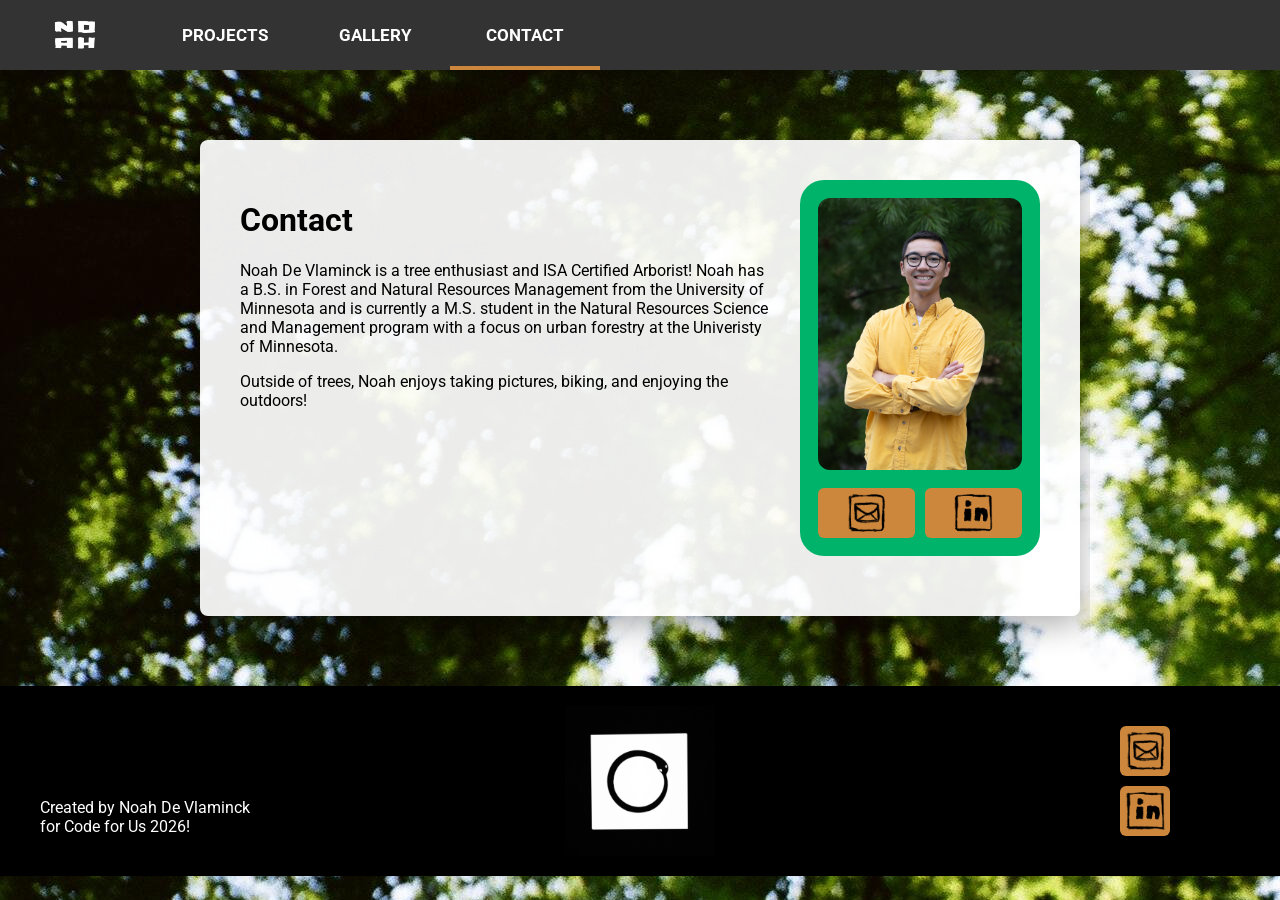
<file: contact.html>
<!DOCTYPE html>
<html>
<head>
    <title>treeees</title>
    <link rel="stylesheet" href="basicstyles.css">
    <link rel="stylesheet" href="https://fonts.googleapis.com/css?family=Roboto">
    <link rel="icon" type="image/svg+xml" href="logowhite.svg">
    <link rel="preload" as="image" href="canopy.jpg" fetchpriority="high">
    <link rel="preconnect" href="https://treetrustmn.maps.arcgis.com">
    <link rel="dns-prefetch" href="https://treetrustmn.maps.arcgis.com">
    <meta name="viewport" content="width=device-width, initial-scale=1.0">
           <meta property="og:title" content="treeees">
        <meta property="og:image" content="https://de-vlaminck.github.io/treeees/canopy.jpg">
        <meta property="og:url" content="https://de-vlaminck.github.io/treeees/home.html">
        <meta property="og:type" content="website">
    <script type="speculationrules">
    {
        "prerender": [
            {
            "source": "list",
            "urls": ["/projects.html"]
            }
        ]
    }
    </script>

    <style>
    body {
    font-family: "Roboto", sans-serif;
    }

    aside{
        width: 10em;
    }

    #sidebuttons {
        display: flex;
        gap: 10px;
        width: 100%;
        margin-top: .75em;
    }

    #sidebuttons button{
        flex: 1;
    }
    </style>
</head>
    <!--everything in body will appear on the website-->
    <body>
        <header>
        <nav>
        <ul>
        <li><a href="home.html" class="logo-link"><img src="logowhite.svg" alt="Home Logo"></a></li>
        <li><a href="projects.html">PROJECTS</a></li>
        <li><a href="gallery.html">GALLERY</a></li>
        <li class="active"><a href="contact.html">CONTACT</a></li>
        </ul>
        </nav>
        </header>
        <div id="container">
            <div class="content">
                <aside>
                    <img src="noah.jpg" alt="Noah">
                    <div id="sidebuttons">
                        <button class="pad" onclick= 'location.href="mailto:devla006@umn.edu"'><img src="mail.svg"></button>
                        <button class="pad" onclick= 'window.open("https://www.linkedin.com/in/noah-de-vlaminck/", "_blank")'><img src="linkedin.svg"></button>
                    </div>
                </aside>
                <h1>Contact</h1>
                    <p>Noah De Vlaminck is a tree enthusiast and ISA Certified Arborist! Noah has a B.S. in Forest and Natural Resources Management from the University of Minnesota and is currently a M.S. student in the Natural Resources Science and Management program with a focus on urban forestry at the Univeristy of Minnesota.
                    </p>
                    <p>Outside of trees, Noah enjoys taking pictures, biking, and enjoying the outdoors!
                    </p>
            </div>
        </div>

       <footer>
<div class="footer-content">
    <p>Created by Noah De Vlaminck<br>for Code for Us 2026!</p>
</div>

<div class="ouro">
    <img src="ouro.gif" style="width: 100%; height: auto; display: block;">
</div>

<div class="footer-content right-side">
    <div id="buttonholder">
        <div id="footer-buttons">
            <button class="footerbutt" onclick= 'location.href="mailto:devla006@umn.edu"'><img src="mail.svg"></button>
            <button class="footerbutt" onclick= 'window.open("https://www.linkedin.com/in/noah-de-vlaminck/", "_blank")'><img src="linkedin.svg"></button>
        </div>
    </div>
</div>
</footer> 
    </body>

</html>
</file>
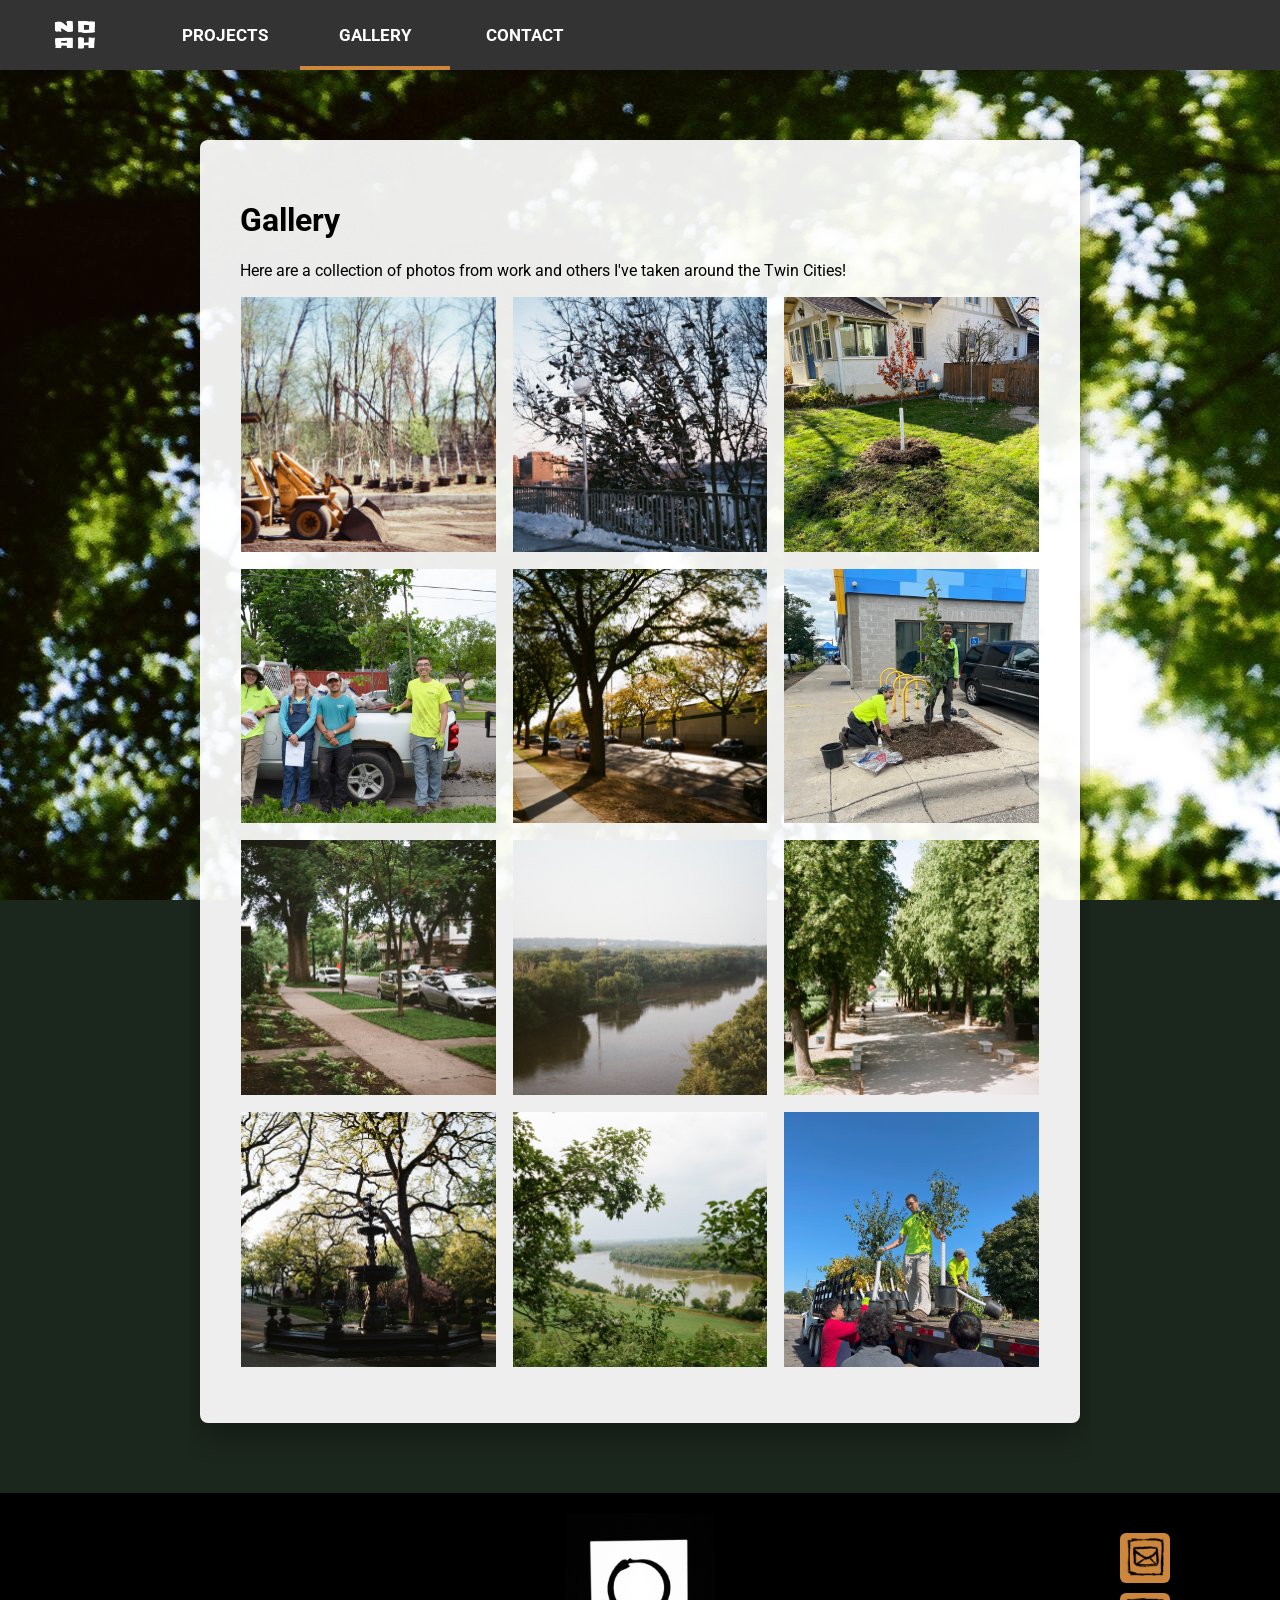
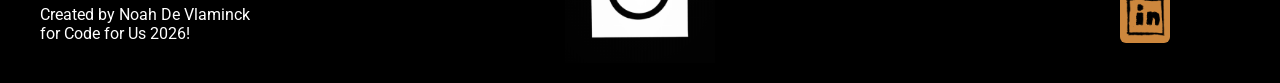
<file: gallery.html>
<!doctype html>
<html>
    <head>
        <title>treeees</title>
        <link rel="stylesheet" href="basicstyles.css">
        <link rel="stylesheet" href="https://fonts.googleapis.com/css?family=Roboto">
        <link rel="icon" type="image/svg+xml" href="logowhite.svg">
        <link rel="preload" as="image" href="canopy.jpg" fetchpriority="high">
        <link rel="preconnect" href="https://treetrustmn.maps.arcgis.com">
        <link rel="dns-prefetch" href="https://treetrustmn.maps.arcgis.com">
        <meta name="viewport" content="width=device-width, initial-scale=1.0">
               <meta property="og:title" content="treeees">
        <meta property="og:image" content="https://de-vlaminck.github.io/treeees/canopy.jpg">
        <meta property="og:url" content="https://de-vlaminck.github.io/treeees/home.html">
        <meta property="og:type" content="website">
        <script type="speculationrules">
        {
            "prerender": [
                {
                "source": "list",
                "urls": ["/projects.html"]
                }
            ]
        }
        </script>

       <style>
        body {
            font-family: "Roboto", sans-serif;
        }

        .row {
            display: grid;

            grid-template-columns: repeat(auto-fit, minmax(220px, 1fr));
            gap: 15px;
        }

        .column {
            width: 100%;
            aspect-ratio: 1 / 1; 
            box-sizing: border-box;
        }

        .column img {
            opacity: 1;
            cursor: pointer;
            width: 100%;
            height: 100%;
            display: block;
            object-fit: cover; 
            border: 1px solid transparent; 
        }

        .column img:hover {
            opacity: 0.8;
	        transform: scale(1.05);
        }

        .row::after {
            content: "";
            display: table;
            clear: both;
        }

        .gallerycontainer {
            position: fixed;
            top: 0;
            left: 0;
            width: 100vw;
            height: 100vh;
            background: rgba(0, 0, 0, 0.9); 
            display: none;
            justify-content: center;
            align-items: center;
            z-index: 1000; 
        }

        #expandedImg {
            max-width: 90vw;
            max-height: 90vh;
            object-fit: contain; 
        }

        #imgtext {
            position: absolute;
            bottom: 30px;
            left: 50%;
            transform: translateX(-50%);
            color: white;
            font-size: 20px;
            background: rgba(0, 0, 0, 0.6);
            padding: 8px 16px;
            border-radius: 4px;
        }

        .closebtn {
            position: absolute;
            top: 20px;
            right: 30px;
            color: white;
            font-size: 45px;
            cursor: pointer;
            background: none;
            border: none;
        }

        .closebtn:hover {
            color: #ccc;
        }
        </style>
    </head>

<body>
    <header>
    <nav>
        <ul>
        <li><a href="home.html" class="logo-link"><img src="logowhite.svg" alt="Home Logo"></a></li>
        <li><a href="projects.html">PROJECTS</a></li>
        <li class="active"><a href="gallery.html">GALLERY</a></li>
        <li><a href="contact.html">CONTACT</a></li>
        </ul>
    </nav>
    </header>
<div id="container">
    <div class="content">
        <h1>Gallery</h1>
        <p>Here are a collection of photos from work and others I've taken around the Twin Cities!</p>
        <div class="row">
            <div class="column">
            <img src="gravel.jpg" alt="Trees in our gravel bed" onclick="myFunction(this);">
            </div>

            <div class="column">
            <img src="shoe.jpg" alt="The Shoe Tree!" onclick="myFunction(this);">
            </div>          

            <div class="column">
            <img src="tree.jpg" alt="Free tree in its new home!" onclick="myFunction(this);">
            </div>

            <div class="column">
            <img src="36 art.jpg" alt="Community tree planting!" onclick="myFunction(this);">
            </div>

            <div class="column">
            <img src="stp.jpg" alt="Boulevard in St Paul" onclick="myFunction(this);">
            </div>

            <div class="column">
            <img src="north.jpg" alt="Free trees at businesses in North Minneapolis" onclick="myFunction(this);">
            </div>  

            <div class="column">
            <img src="blvd.jpg" alt="Boulevard in Minneapolis!" onclick="myFunction(this);">
            </div>

            <div class="column">
            <img src="river.jpg" alt="Minnesota River" onclick="myFunction(this);">
            </div>

            <div class="column">
            <img src="walker.jpg" alt="The Walker Sculpture Garden" onclick="myFunction(this);">
            </div>

            <div class="column">
            <img src="fountain.jpg" alt="Irvine Park in St Paul" onclick="myFunction(this);">
            </div>

            <div class="column">
            <img src="miss.jpg" alt="Missouri River" onclick="myFunction(this);">
            </div>

            <div class="column">
            <img src="noah2.jpg" alt="Trees for residents!" onclick="myFunction(this);">
            </div>
        </div>
    </div>
</div>


<!-- fullscreen expanding image  -->
<div class="gallerycontainer">
    <!-- Close the image -->
    <span onclick="this.parentElement.style.display='none'" class="closebtn">&times;</span>

    <img id="expandedImg">

    <div id="imgtext"></div>
</div>
    <script>
    function myFunction(imgs) {
    var expandImg = document.getElementById("expandedImg");
    var imgText = document.getElementById("imgtext");
    expandImg.src = imgs.src;
    imgText.innerHTML = imgs.alt;
    
    expandImg.parentElement.style.display = "flex";
    }
    </script>
<footer>
    <div class="footer-content">
        <p>Created by Noah De Vlaminck<br>for Code for Us 2026!</p>
    </div>

    <div class="ouro">
        <img src="ouro.gif" style="width: 100%; height: auto; display: block;">
    </div>

    <div class="footer-content right-side">
        <div id="buttonholder">
        <div id="footer-buttons">
            <button class="footerbutt" onclick= 'location.href="mailto:devla006@umn.edu"'><img src="mail.svg"></button>
            <button class="footerbutt" onclick= 'window.open("https://www.linkedin.com/in/noah-de-vlaminck/", "_blank")'><img src="linkedin.svg"></button>
        </div>
        </div>
    </div>
</footer>
</body>

</html>
</file>
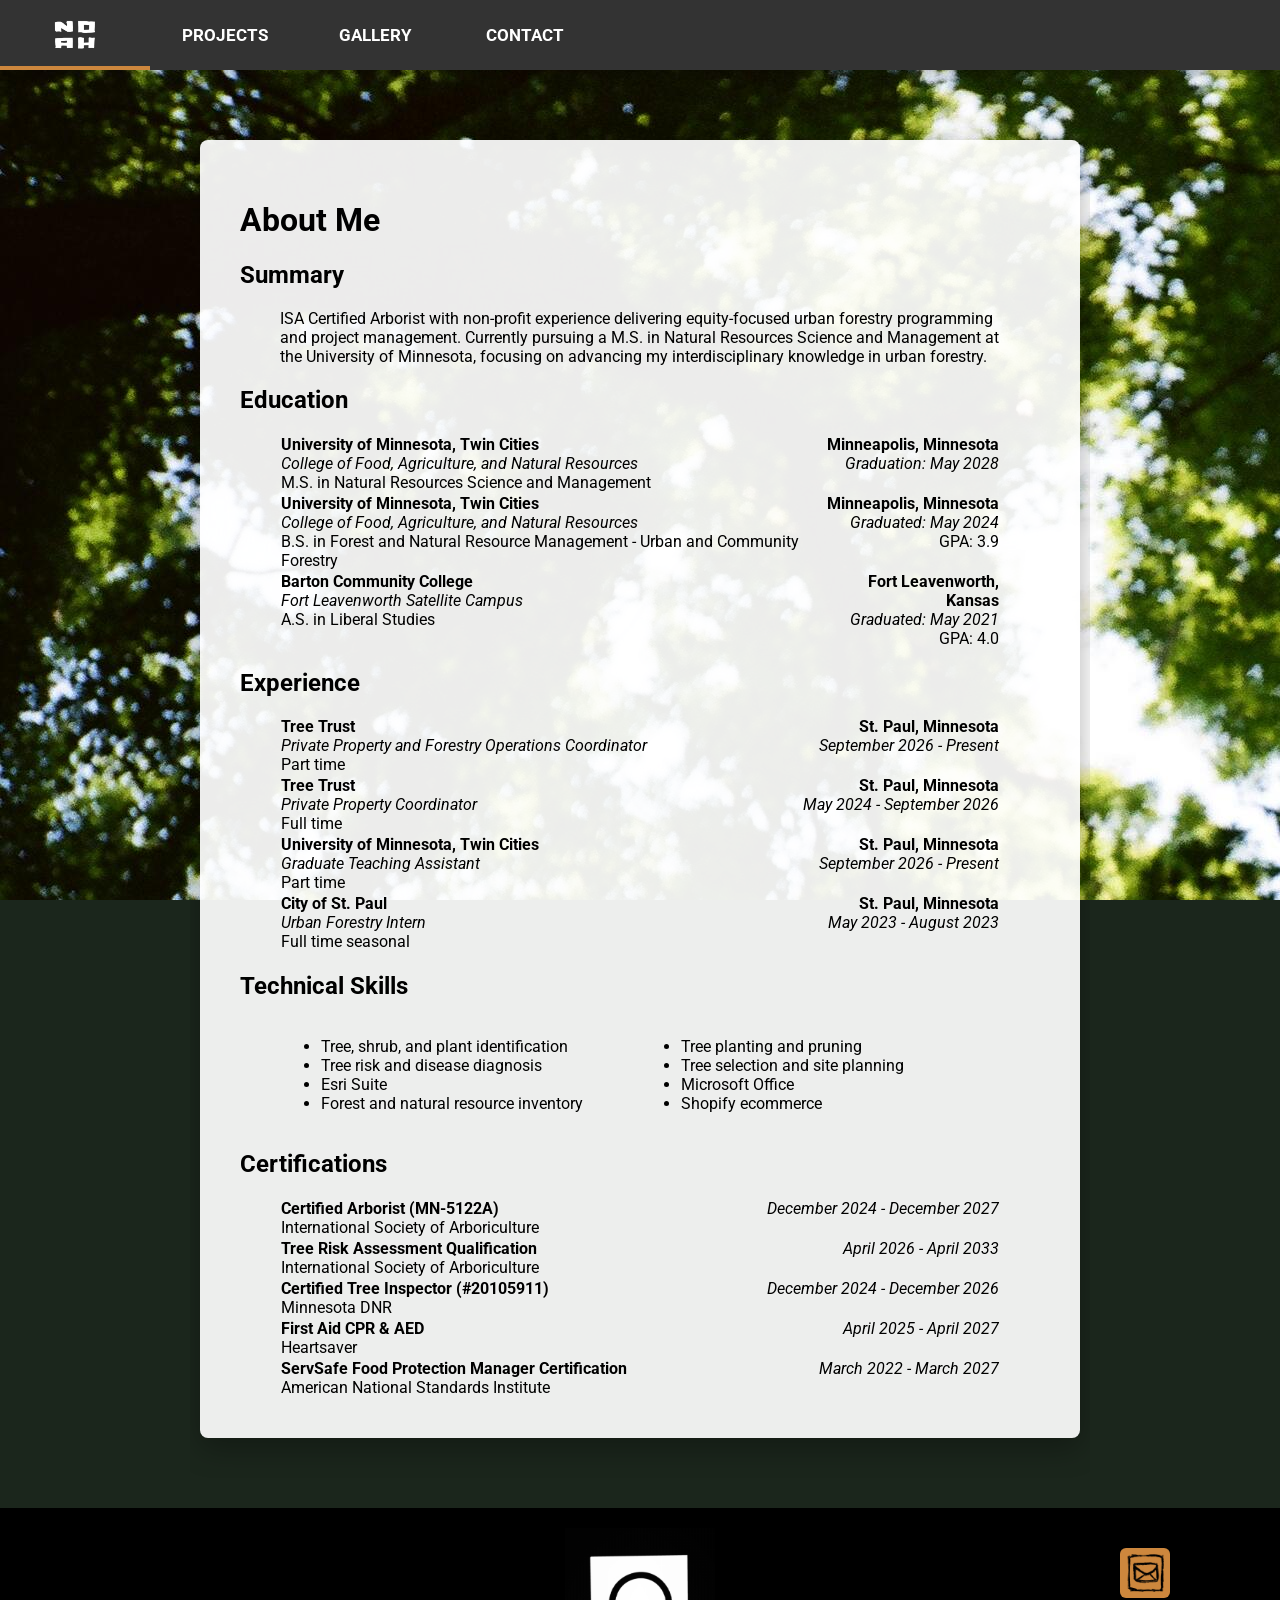
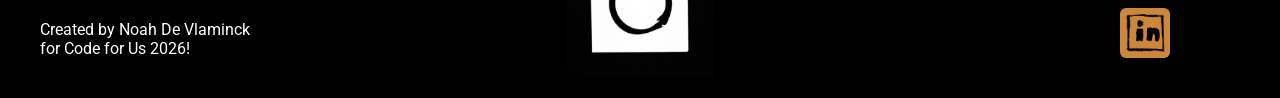
<file: home.html>
<!DOCTYPE html>
<html>
    <head>
        <title>treeees</title>
        <link rel="stylesheet" href="basicstyles.css">
        <link rel="stylesheet" href="https://fonts.googleapis.com/css?family=Roboto">
        <link rel="icon" type="image/svg+xml" href="logowhite.svg">
        <link rel="preload" as="image" href="canopy.jpg" fetchpriority="high">
        <link rel="preconnect" href="https://treetrustmn.maps.arcgis.com">
        <link rel="dns-prefetch" href="https://treetrustmn.maps.arcgis.com">
        <meta name="viewport" content="width=device-width, initial-scale=1.0">
        <meta property="og:title" content="treeees">
        <meta property="og:image" content="https://de-vlaminck.github.io/treeees/canopy.jpg">
        <meta property="og:url" content="https://de-vlaminck.github.io/treeees/home.html">
        <meta property="og:type" content="website">

        <script type="speculationrules">
        {
            "prerender": [
                {
                "source": "list",
                "urls": ["/projects.html"]
                }
            ]
        }
        </script>
        <style>
            body {
            font-family: "Roboto", sans-serif;
            }
            .doublebullet tbody {
                width: 90%;
            }
            .doublebullet tbody td {
                width: 50%;
            }
            .doublebullet tbody td li{
                text-align: left;
            }

        </style>
    </head>
    <body>
        <header>
        <nav>
            <ul>
            <li class="active"><a href="home.html" class="logo-link"><img src="logowhite.svg" alt="Home Logo"></a></li>
            <li><a href="projects.html">PROJECTS</a></li>
            <li><a href="gallery.html">GALLERY</a></li>
            <li><a href="contact.html">CONTACT</a></li>
            </ul>
        </nav>
        </header>
        <div id="container">
            <div class="content">

            <h1>About Me</h1>
            <h2>Summary</h2>
                <div id="summary" style="width: 90%; margin: 0 auto;">
                <p>ISA Certified Arborist with non-profit experience delivering equity-focused urban forestry programming and project management. Currently pursuing a M.S. in Natural Resources Science and Management at the University of Minnesota, focusing on advancing my interdisciplinary knowledge in urban forestry.</p>
                </div>
            <h2>Education</h2>
            <table>
                <tbody>
                    <tr>
                    <td><strong>University of Minnesota, Twin Cities</strong><br><i>College of Food, Agriculture, and Natural Resources</i><br>M.S. in Natural Resources Science and Management</td><td><strong>Minneapolis, Minnesota</strong><br><i>Graduation: May 2028</i><br>&ZeroWidthSpace;</td>
                    </tr>
                    <tr>
                    <td><strong>University of Minnesota, Twin Cities</strong><br><i>College of Food, Agriculture, and Natural Resources</i><br>B.S. in Forest and Natural Resource Management - Urban and Community Forestry</td><td><strong>Minneapolis, Minnesota</strong><br><i>Graduated: May 2024</i><br>GPA: 3.9</td>
                    </tr>
                    <tr>
                    <td><strong>Barton Community College</strong><br><i>Fort Leavenworth Satellite Campus</i><br>A.S. in Liberal Studies</td><td><strong>Fort Leavenworth, Kansas</strong><br><i>Graduated: May 2021</i><br>GPA: 4.0</td>
                    </tr>
                </tbody>
            </table>
            
            <h2>Experience</h2>
            <table>
                <tbody>
                    <tr>
                        <td>
                            <strong>Tree Trust</strong><br>
                            <i>Private Property and Forestry Operations Coordinator</i><br>
                            Part time
                        </td>
                        <td>
                            <strong>St. Paul, Minnesota</strong><br>
                            <i>September 2026 - Present</i><br>
                            &ZeroWidthSpace;
                        </td>
                    </tr>
                    <tr>
                        <td>
                            <strong>Tree Trust</strong><br>
                            <i>Private Property Coordinator</i><br>
                            Full time
                        </td>
                        <td>
                            <strong>St. Paul, Minnesota</strong><br>
                            <i>May 2024 - September 2026</i><br>
                            &ZeroWidthSpace;
                        </td>
                    </tr>
                    <tr>
                        <td>
                            <strong>University of Minnesota, Twin Cities</strong><br>
                            <i>Graduate Teaching Assistant</i><br>
                            Part time
                        </td>
                        <td>
                            <strong>St. Paul, Minnesota</strong><br>
                            <i>September 2026 - Present</i><br>
                            &ZeroWidthSpace;
                        </td>
                    </tr>
                    <tr>
                        <td>
                            <strong>City of St. Paul</strong><br>
                            <i>Urban Forestry Intern</i><br>
                            Full time seasonal
                        </td>
                        <td>
                            <strong>St. Paul, Minnesota</strong><br>
                            <i>May 2023 - August 2023</i><br>
                            &ZeroWidthSpace;
                        </td>
                    </tr>
                </tbody>
            </table>
            <h2>Technical Skills</h2>
                <table class="doublebullet">
                <tbody>
                <tr>
                    <td>
                        <ul>
                        <li>Tree, shrub, and plant identification</li>
                        <li>Tree risk and disease diagnosis</li>
                        <li>Esri Suite</li>
                        <li>Forest and natural resource inventory</li>
                        </ul>
                    </td>
                    <td>
                        <ul>
                        <li>Tree planting and pruning</li>
                        <li>Tree selection and site planning</li>
                        <li>Microsoft Office</li>
                        <li>Shopify ecommerce</li>
                        </ul>
                    </td>
                </tr>
                </tbody>
                </table>

            <h2>Certifications</h2>
                    <table>
                        <tbody>
                            <tr>
                            <td><strong>Certified Arborist (MN-5122A)</strong><br>International Society of Arboriculture</td><td><i>December 2024 - December 2027</i></td>
                            </tr>

                            <tr>
                            <td><strong>Tree Risk Assessment Qualification</strong><br>International Society of Arboriculture</td><td><i>April 2026 - April 2033</i></td>
                            </tr>

                            <tr>
                            <td><strong>Certified Tree Inspector (#20105911)</strong><br>Minnesota DNR</td><td><i>December 2024 - December 2026</i></td>
                            </tr>

                            <tr>
                            <td><strong>First Aid CPR & AED</strong><br>Heartsaver</td><td><i>April 2025 - April 2027</i></td>
                            </tr>

                            <tr>
                            <td><strong>ServSafe Food Protection Manager Certification</strong><br>American National Standards Institute</td><td><i>March 2022 - March 2027</i></td>
                            </tr>
                            
                        </tbody>
                    </table>
                        </div>
                    </div>
        <!--          
                    <div class="image-container">
                    <img src="evergreen.gif" width="400px">
                    </div>
                    <div class="image-container">
                    <img src="graphlidar.gif" width="400px">
                    </div>
        -->
<footer>
    <div class="footer-content">
        <p>Created by Noah De Vlaminck<br>for Code for Us 2026!</p>
    </div>

    <div class="ouro">
        <img src="ouro.gif" style="width: 100%; height: auto; display: block;">
    </div>

    <div class="footer-content right-side">
        <div id="buttonholder">
        <div id="footer-buttons">
            <button class="footerbutt" onclick= 'location.href="mailto:devla006@umn.edu"'><img src="mail.svg"></button>
            <button class="footerbutt" onclick= 'window.open("https://www.linkedin.com/in/noah-de-vlaminck/", "_blank")'><img src="linkedin.svg"></button>
        </div>
        </div>
    </div>
</footer>
    </body>

</html>
</file>
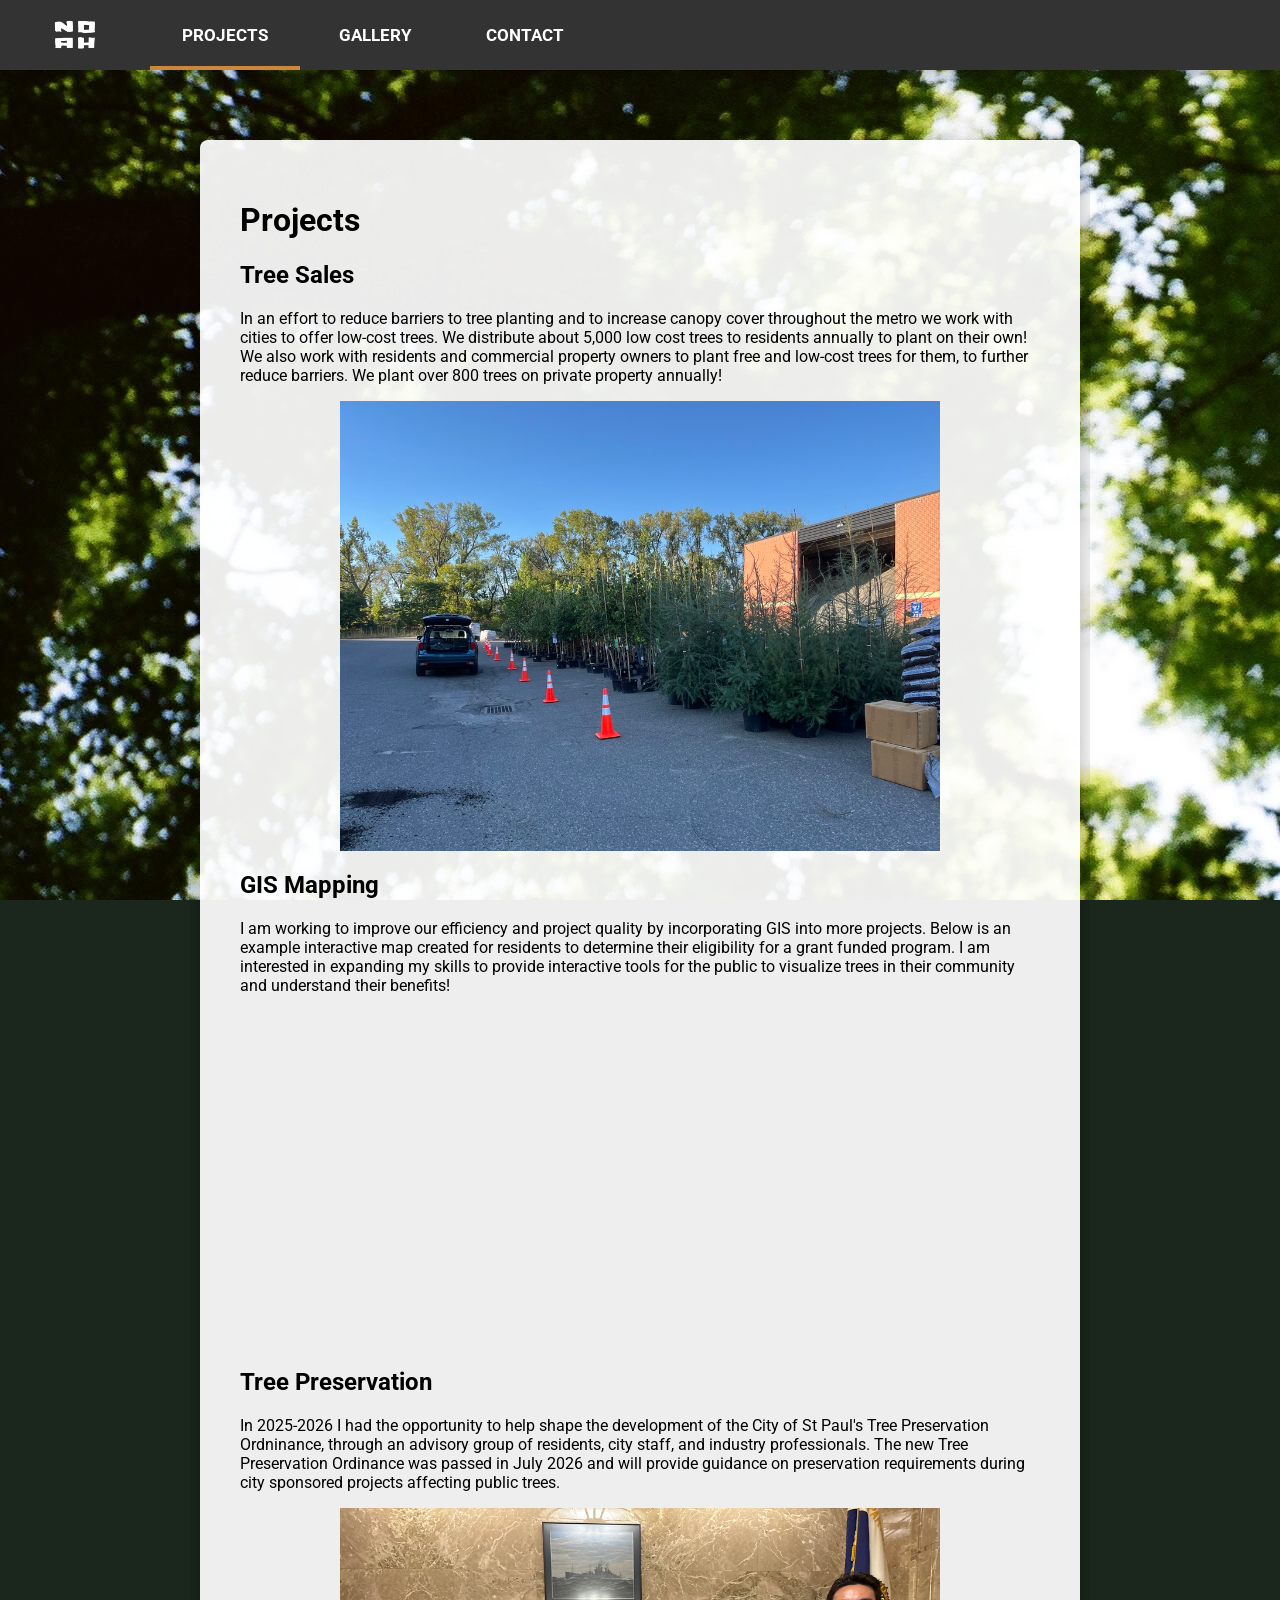
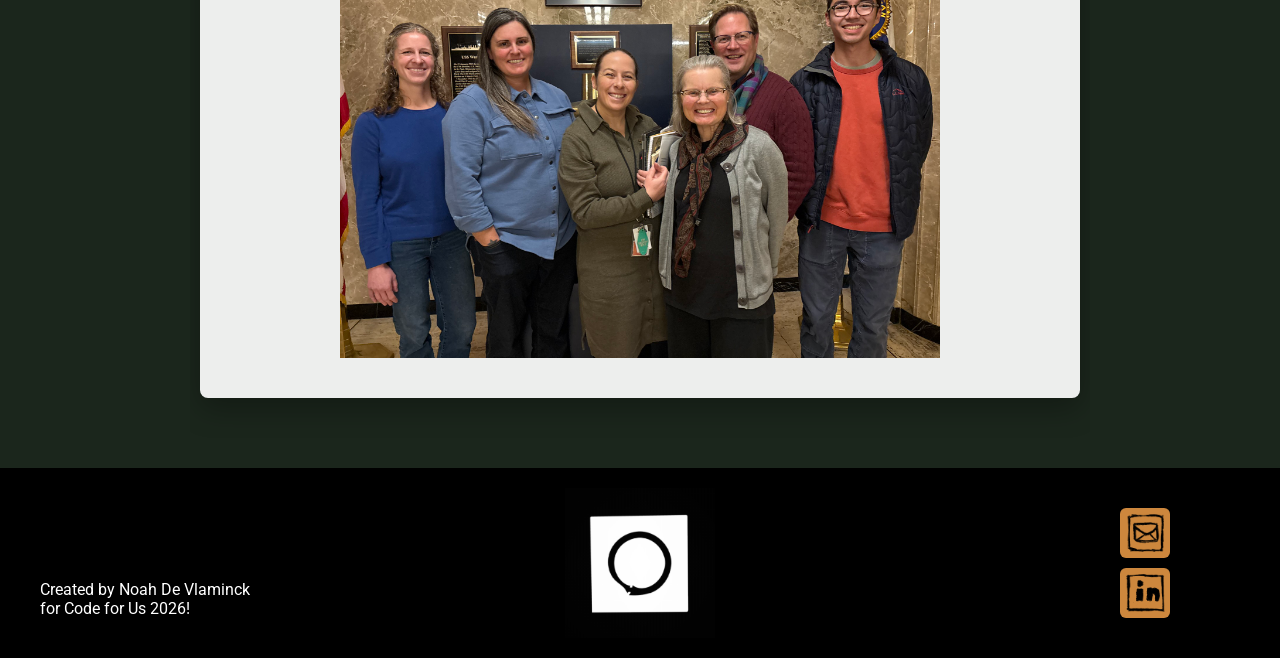
<file: projects.html>
<!DOCTYPE html>
<html>
    <head>
        <title>treeees</title>
        <link rel="stylesheet" href="basicstyles.css">
        <link rel="stylesheet" href="https://fonts.googleapis.com/css?family=Roboto">
        <link rel="icon" type="image/svg+xml" href="logowhite.svg">
        <link rel="preload" as="image" href="canopy.jpg" fetchpriority="high">
        <link rel="preconnect" href="https://treetrustmn.maps.arcgis.com">
        <link rel="dns-prefetch" href="https://treetrustmn.maps.arcgis.com">
        <meta name="viewport" content="width=device-width, initial-scale=1.0">
               <meta property="og:title" content="treeees">
        <meta property="og:image" content="https://de-vlaminck.github.io/treeees/canopy.jpg">
        <meta property="og:url" content="https://de-vlaminck.github.io/treeees/home.html">
        <meta property="og:type" content="website">

      <style>
        body {
        font-family: "Roboto", sans-serif;
        }
        </style>
    </head>
    <!--everything in body will appear on the website-->
    <body>
    <header>
    <nav>
        <ul>
        <li><a href="home.html" class="logo-link"><img src="logowhite.svg" alt="Home Logo"></a></li>
        <li class="active"><a href="projects.html">PROJECTS</a></li>
        <li><a href="gallery.html">GALLERY</a></li>
        <li><a href="contact.html">CONTACT</a></li>
        </ul>
    </nav>
    </header>
        <div id="container">
            <div class="content">
            <h1>Projects</h1>
                <h2>Tree Sales</h2>
                <p>In an effort to reduce barriers to tree planting and to increase canopy cover throughout the metro we work with cities to offer low-cost trees. We distribute about 5,000 low cost trees to residents annually to plant on their own! We also work with residents and commercial property owners to plant free and low-cost trees for them, to further reduce barriers. We plant over 800 trees on private property annually!</p>
                    <div class="image-container" style="width: 75%; max-width: 100%;">
                        <img src="slp.jpg" alt="St Louis Park Tree Distribution" style="width: 100%; height: auto; display: block;">
                    </div>
                
                <h2>GIS Mapping</h2>
                <p>I am working to improve our efficiency and project quality by incorporating GIS into more projects. Below is an example interactive map created for residents to determine their eligibility for a grant funded program. I am interested in expanding my skills to provide interactive tools for the public to visualize trees in their community and understand their benefits!</p>
                    <div class="iframe">
                    <iframe src="https://treetrustmn.maps.arcgis.com/apps/instant/basic/index.html?appid=86b3694e264a43a3bef83d1194ecb114" frameborder="0" allowfullscreen>iFrames are not supported on this page.</iframe>
                    </div>

                <h2>Tree Preservation</h2>
                <p>In 2025-2026 I had the opportunity to help shape the development of the City of St Paul's Tree Preservation Ordninance, through an advisory group of residents, city staff, and industry professionals. The new Tree Preservation Ordinance was passed in July 2026 and will provide guidance on preservation requirements during city sponsored projects affecting public trees.</p>
                    <div class="image-container" style="width: 75%; max-width: 100%;">
                        <img src="tpo.JPEG" alt="Tree Preservation Ordinance public input group" style="width: 100%; height: auto; display: block;">
                    </div>
            </div>
        </div>
<footer>
    <div class="footer-content">
        <p>Created by Noah De Vlaminck<br>for Code for Us 2026!</p>
    </div>

    <div class="ouro">
        <img src="ouro.gif" style="width: 100%; height: auto; display: block;">
    </div>

    <div class="footer-content right-side">
        <div id="buttonholder">
        <div id="footer-buttons">
            <button class="footerbutt" onclick= 'location.href="mailto:devla006@umn.edu"'><img src="mail.svg"></button>
            <button class="footerbutt" onclick= 'window.open("https://www.linkedin.com/in/noah-de-vlaminck/", "_blank")'><img src="linkedin.svg"></button>
        </div>
        </div>
    </div>
</footer>
    </body>

</html>
</file>
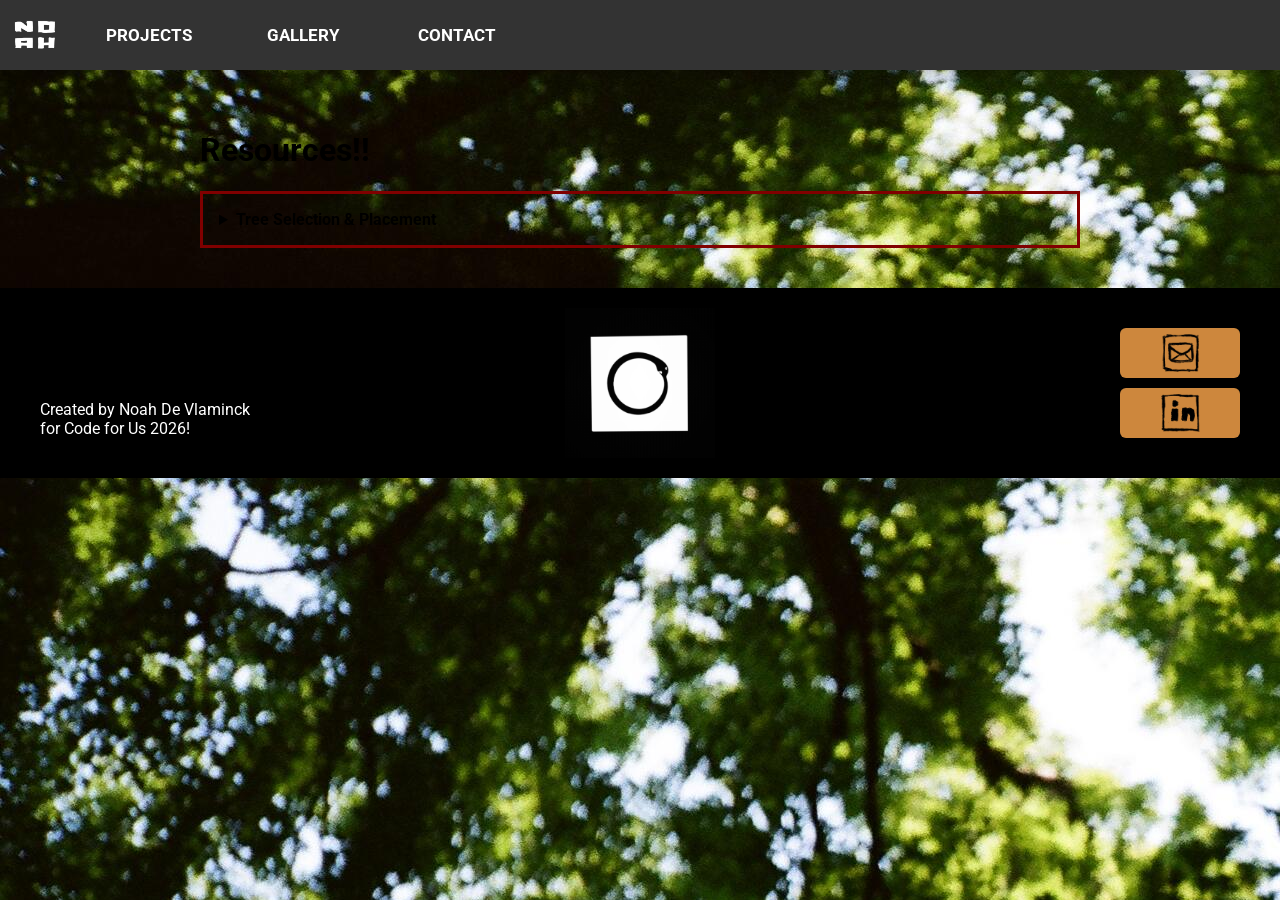
<file: Resources.html>
<!DOCTYPE html>
<html>
    <head>
        <title>treeees</title>
        <link rel="stylesheet" href="basicstyles.css">
        <link rel="stylesheet" href="https://fonts.googleapis.com/css?family=Roboto">
        <link rel="icon" type="image/svg+xml" href="logowhite.svg">
        <link rel="preload" as="image" href="canopy.jpg" fetchpriority="high">
        <link rel="preconnect" href="https://treetrustmn.maps.arcgis.com">
        <link rel="dns-prefetch" href="https://treetrustmn.maps.arcgis.com">
        <script type="speculationrules">
        {
            "prerender": [
                {
                "source": "list",
                "urls": ["/projects.html"]
                }
            ]
        }
        </script>

 <style>
        body {
        font-family: "Roboto", sans-serif;
        }
        </style>
    </head>
    <!--everything in body will appear on the website-->
    <body>
            <header>
    <nav>
        <li><a href="home.html" class="logo-link"><img src="logowhite.svg" alt="Home Logo"></a></li>
        <li><a href="projects.html">PROJECTS</a></li>
        <li><a href="gallery.html">GALLERY</a></li>
        <li><a href="contact.html">CONTACT</a></li>
    </nav>
    </header>
        <div id="container">

            <h1>Resources!!</h1>
            <details>
            <summary>Tree Selection & Placement</summary>
            <p>The right tree, for the right place will save you headache and heartbreak. Consider what characteristics are important to you; mature size, wildlife value, climate reslience, fall color, flowers, fruiting, seedless, etc. Also consider your available spaces; are there nearby structures, existing trees, utilities, or future plans for development. It can be helpful to start either at site preference or tree preference and meet somewhere in the middle.</p>
            </details>
            </div>
        </div>
    </body>
<footer>
    <div class="footer-content">
        <p>Created by Noah De Vlaminck<br>for Code for Us 2026!</p>
    </div>

    <div class="ouro">
        <img src="ouro.gif" style="width: 100%; height: auto; display: block;">
    </div>

    <div class="footer-content right-side">
        <div id="buttonholder">
        <div id="footer-buttons">
            <button class="pad" onclick= 'location.href="mailto:devla006@umn.edu"'><img src="mail.svg"></button>
            <button class="pad" onclick= 'window.open("https://www.linkedin.com/in/noah-de-vlaminck/", "_blank")'><img src="linkedin.svg"></button>
        </div>
        </div>
    </div>
</footer>
</html>
</file>
<file: basicstyles.css>
header, nav, aside { 
	display: block;
	margin: 0px;
	padding: 0px;
}

*, *::before, *::after {
    box-sizing: border-box;
}

body {
	background-color: #1b261c;
	align-items: center;
	font-family: Roboto;
	margin: 0px;
	/* NOTE:  This isn't going to look great because it doesn't
	 *        deal with resizing windows well.  However, it's here for
	 *        demo purposes.
	 */
	background-image: url("canopy.jpg");
	background-attachment: fixed;
	background-repeat:repeat;
	overflow-x: hidden;
}

.content {
    background: rgba(255, 255, 255, 0.92); 
    max-width: 900px;
    margin: 30px auto;
    padding: 40px;
    border-radius: 8px;
    box-shadow: 0 10px 30px rgba(0, 0, 0, 0.3);
	overflow: hidden;
}

#container p:last-of-type{
	color: black;
}

#iframe {
	display: block;
	justify-content: center;
	width: 90%;
	overflow: hidden;

}
p:first-of-type{
	color:black;
}
/* Define a clear, fixed height for the entire navigation bar */
nav {
    background-color: #333333;
    height: 70px; /* Sets a solid bar height */
    margin-top: 0px;
    margin-bottom: 30px;
    padding: 0;
	box-shadow: 0 4px 10px rgba(0, 0, 0, 0.2);
}

nav ul {
    list-style-type: none;
    text-align: center;
    margin: 0;
    padding: 0;
    height: 100%;
	display: flex;
	flex-wrap: wrap;
}

nav li { 
	flex: 1;                  
    min-width: 0;        
    max-width: 150px;
    display: inline-block; 
    width: 150px;
    height: 100%; /* Forces list items to match navbar height */
    background-color: #333333;
    text-align: center;
    margin: 0;
    vertical-align: top;
	position: relative;
}

nav li:hover {
    background-color: #555555;
}

nav li:hover a {
    color: white;
    text-shadow: 0.5px 0.5px 4px #333333;
}

nav li a { 
    display: flex;
    align-items: center;
    justify-content: center;
    height: 100%; /* Fills the height of the li */
    text-decoration: none;
    color: #ffffff;
	font-weight: bold;
    font-size: 13pt;
    box-sizing: border-box;
}

nav li:hover::after,
nav li.active::after {
    content: '';
    position: absolute;
    bottom: 0;
    left: 0;
    width: 100%;
    height: 4px;
    background-color: rgb(205, 135, 61);
}

/* Logo specific wrapper */
nav li:first-child {
		width: 70px;
}
.logo-link {
    display: flex;
    align-items: center;
    justify-content: center;
    padding: 0;
}

/* Forces the logo image to scale cleanly to the nav height */
.logo-link img {
    height: 60%; /* Adjust this percentage to make the logo look bigger or smaller inside the bar */
    display: block;
}

.pad{
	display: inline-flex;
	align-items: center;
	justify-content: center;
	height: 50px;
	background-color: rgb(205, 135, 61);
	color: black;
	font-size: 14px;
	font-family: Roboto;
	font-weight: bold;
	border: none;
	border-radius: 6px;
	cursor: pointer;
}
.pad:hover{
	background-color: darkkhaki;
	transform: translateY(-2px);
}

.pad:active{
	transform: scale(.95);
	background-color: darkorange
}

.pad img{
	contain: content;
	height: 80%;
	width: auto;
	display: block;
	margin: 0 auto;
}

#container { 
	width: 90%;
	max-width: 900px;
	padding: 10px;
	margin: auto;
	overflow: auto;
	box-sizing: border-box;
}

.image-container {
	display: block;
	margin: auto;
}

.image-container img {
	width: 100%;
	height: 100%;
	object-fit: cover;
}

aside {
	float: right;
	width: 250px;
	background-color: rgb(0, 179, 106);
	margin-left: 30px;
	margin-bottom: 20px;
	display: flex;
	flex-direction: column;
	align-items: center;
	justify-content: center;
	padding: .75em;
	font-style: italic;
	font-size: 1.5em;
	border-radius: 1em;
}

aside img {
	display:block;
	margin: 0 auto;
	max-width: 100%;
	height: auto;
	border-radius: .5em;
}
details {
	border: medium solid maroon;
	padding: 1em;
	/*is this an accessibility roadblock */
	user-select: none;
}

details summary {
		font-weight: bolder
}

table {
    width: 90%; /* Adjust as needed, e.g., 80% or 100% */
    margin-left: auto;
    margin-right: auto;
    border-collapse: collapse; /* Optional: cleans up table borders */
}

table tbody td:nth-child(1) {
    text-align: left;
    vertical-align: top;
}

table tbody td:nth-child(2) {
    text-align: right;
    vertical-align: top;
}

table tbody tr th {
    text-align: center;
}

.company-group {
    margin-bottom: 25px;
}

/* Style the main company name */
.company-group h3 {
    font-size: 1.1rem;
    margin-bottom: 10px;
}

.job {
    margin-bottom: 12px;
    padding-left: 15px;
    border-left: 2px solid #888;
}

.job p {
    margin: 0;
}

.job p:first-child {
    display: flex;
    justify-content: space-between;
}

.job em {
    font-style: italic;

}

.iframe {
	width: 75%;
	margin: 0 auto;

}

.iframe iframe {
	width: 100%;
	height: auto;
	aspect-ratio: 16/9;
	display: block;

}

footer {
    display: flex;
    flex-direction: row;
    justify-content: space-between;
    align-items: center;
    background-color: black;
    color: white;
    width: 100%;
    height: auto;
    margin-top: 30px;
    margin-bottom: 0px;
    padding: 20px 40px;
    box-sizing: border-box;
	flex-wrap: wrap;
	gap: 15px;
}

.ouro {
	flex: 0 0 auto;
	width: 150px;
	margin: 0 20px;
}

.ouro img {
	width: 100%;
	height: auto;
	display: block;
}

.footer-content{
	flex:1;
	align-self: flex-end;
	text-align: left;

}

.footer-content.right-side {
	text-align: right;
	display: flex;
	justify-content: flex-end;
	margin-bottom: 20px;
}

.footer-content p {
	flex:1;
	align-self: flex-end;
	color: white;
	margin-left: 0;
	padding-left: 0;
	margin-bottom: 20px;
}

#footer-buttons{
	display: flex;
	flex-direction: column;
	gap: 10px;
	width: 100%;
	margin-top: 0;
}


#buttonholder{
	width: 120px;
}

@media screen and (max-width: 768px) {
    footer .footer-content{
        display: none;
    }

    /* Adjust footer alignment when space opens up */
    footer {
        justify-content: center; /* Centers remaining items horizontally */
        gap: 0px;
    }
}
.footerbutt{
	display: inline-flex;
	align-items: center;
	justify-content: center;
	height: 50px;
	width: 50px;
	background-color: rgb(205, 135, 61);
	border: none;
	border-radius: 6px;
	cursor: pointer;
}
.footerbutt:hover{
	background-color: darkkhaki;
	transform: translateY(-2px);
}

.footerbutt:active{
	transform: scale(.95);
	background-color: darkorange
}

.footerbutt img{
	contain: content;
	height: 80%;
	width: auto;
	display: block;
	margin: 0 auto;
}
</file>
